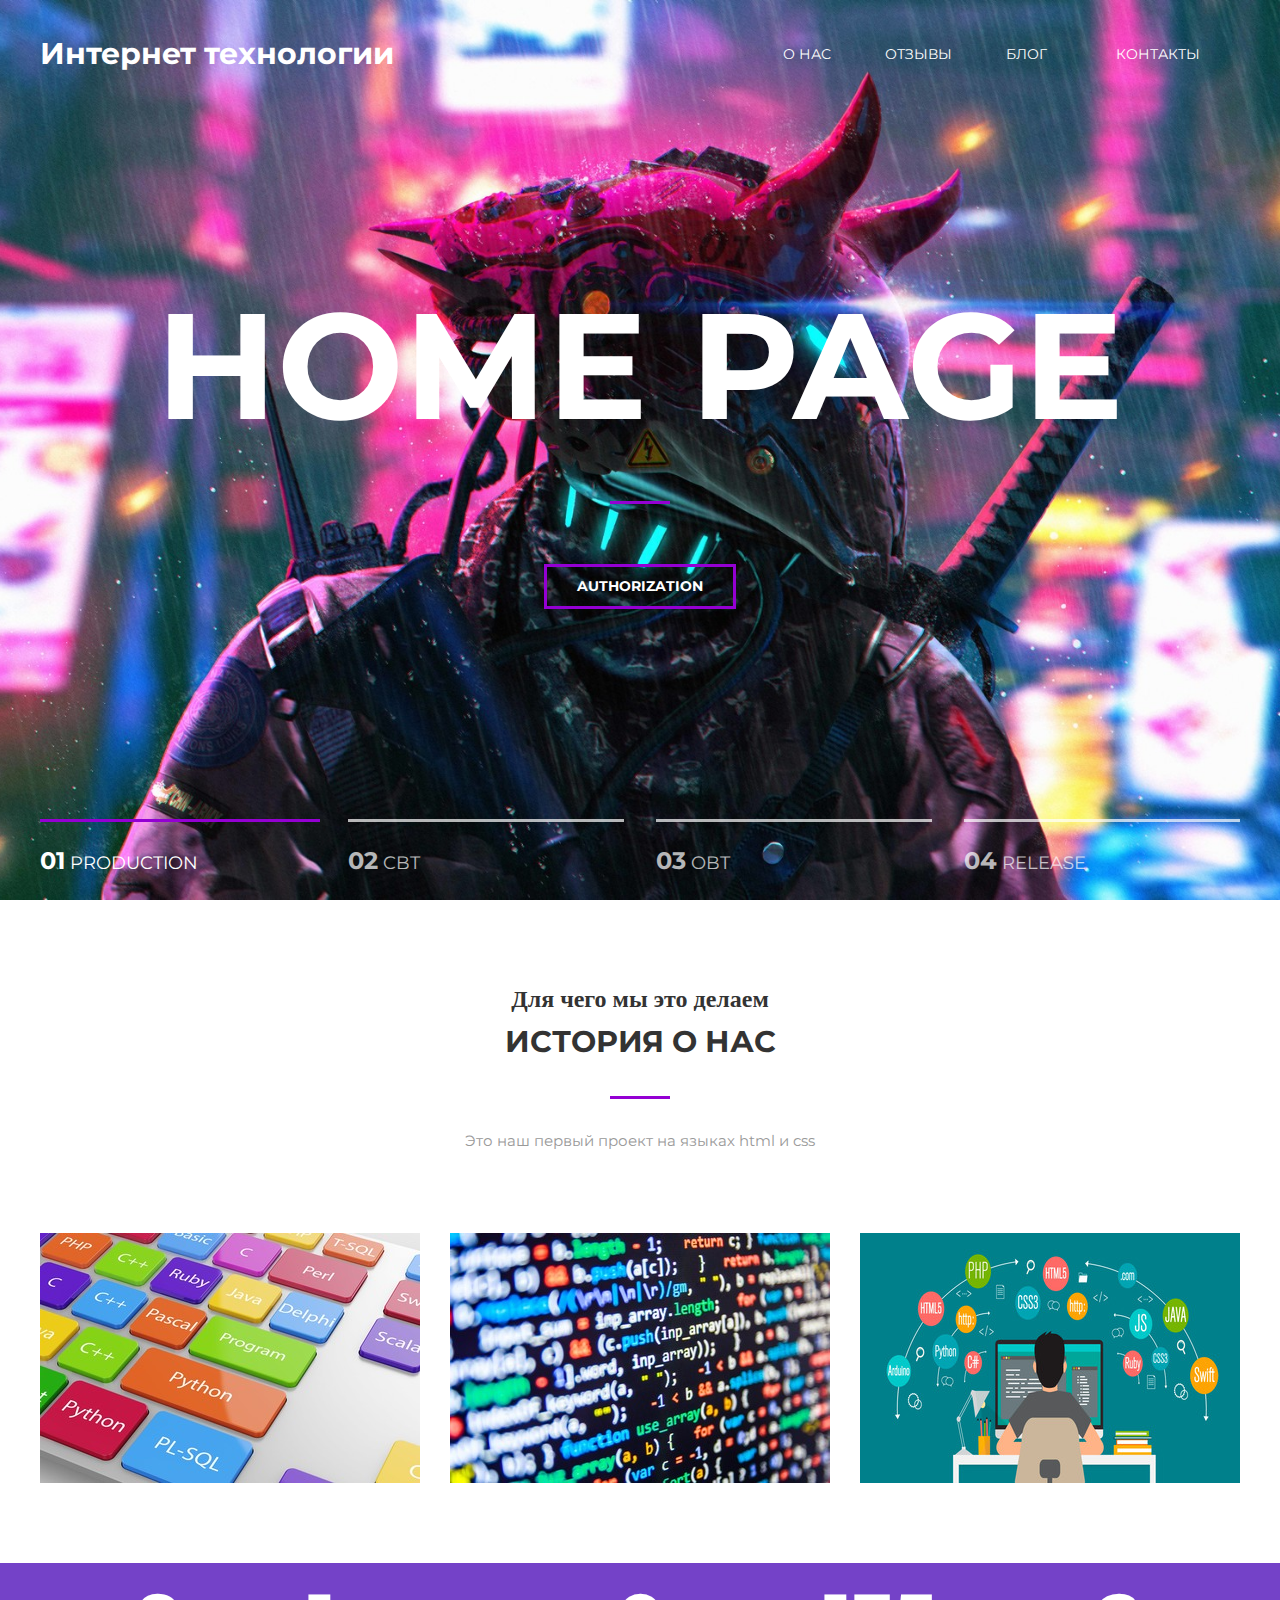
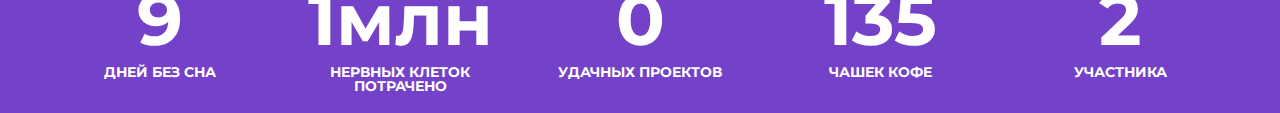
<file: index.html>
<!DOCTYPE html>
<html lang="ru">
<head>
    <meta charset="UTF-8">
    <link rel="stylesheet" href="assets/css/style.css">
    <link href="https://fonts.googleapis.com/css?family=Kaushan+Script|Montserrat:400,700&amp;subset=cyrillic-ext" rel="stylesheet">
    <link rel="shortcut icon" href="assets/images/about/favicon.ico" type="image/x-icon">
    <title>Home Page</title>
</head>
<body>


<header class="header">
    <div class="container">
        <div class="header__inner">
            <a class="header__logo" href="game.html" target="_blank">
            <div class="header__logo">Интернет технологии</div>
            </a>
            <nav class="nav">
                <a class="nav__link" href="about.html">О нас</a>
                <a class="nav__link" href="otzivi.html" >Отзывы</a>
                <a class="nav__link" href="https://twitter.com/danilyh96?s=09" target="_blank">Блог</a>
                <div class="dropdown">
                    <a class="nav__link">Контакты</a>
                    <div class="dropdown-content">
                        <a class="nav__link" href="https://vk.com/iddanilyh" target="_blank">К. Данил</a>
                        <a class="nav__link" href="https://vk.com/6robin6" target="_blank">В. Иван</a>
                    </div>    
                </div>    
            </nav>
        </div>
    </div>
</header>


<div class="intro">
    <div class="container">
        <div class="intro__inner">
        
            <h1 class="intro__title">Home Page</h1>
            <div class="baton">
            <a class="btn" href="reg/index.html" >Authorization</a>
            </div>    
        </div>
    </div>

    <div class="slider">
        <div class="container">
            <div class="slider__inner">
                <div class="slider__item active">
                    <span class="slider__num">01</span>
                    Production
                </div>
                <div class="slider__item">
                    <span class="slider__num">02</span>
                    CBT
                </div>
                <div class="slider__item">
                    <span class="slider__num">03</span>
                    OBT
                </div>
                <div class="slider__item">
                    <span class="slider__num">04</span>
                    Release
                </div>
            </div>
        </div>
    </div>


</div><!-- /.intro -->


<section class="section">
    <div class="container">

        <div class="section__header">
            <h3 class="section__suptitle">Для чего мы это делаем</h3>
            <h2 class="section__title">История о нас</h2>
            <div class="section__text">
                <p>Это наш первый проект на языках html и css</p>
            </div>
        </div>

        <div class="about">
            <a class="a" href="next.html" target="_blank">
            <div class="about__item">
                <div class="about__img">
                    <img src="assets/images/about/4.jpg" alt="">
                </div>
                <div class="about__text">Our next project 1</div>
            </div>
            </a>
            <a class="a" href="next2.html" target="_blank">
            <div class="about__item">
                <div class="about__img">
                    <img src="assets/images/about/5.jpg" alt="">
                </div>
                <div class="about__text">Our next project 2</div>
            </div>
            </a>
            <a class="a" href="next3.html" target="_blank">
            <div class="about__item">
                <div class="about__img">
                    <img src="assets/images/about/7.jpg" alt="">
                </div>
                <div class="about__text">Our next project 3</div>
            </div>
            </a>
        </div>

    </div><!-- /.container -->
</section>



<div class="statistics">
    <div class="container">

        <div class="stat">
            <div class="stat__item">
                <div class="stat__count">9</div>
                <div class="stat__text">Дней без сна</div>
            </div>
            <div class="stat__item">
                <div class="stat__count">1млн</div>
                <div class="stat__text">Нервных клеток потрачено</div>
            </div>
            <div class="stat__item">

                <div class="stat__count">0</div>
                <div class="stat__text">Удачных проектов</div>
   
            </div>
            <div class="stat__item">
                <div class="stat__count">135</div>
                <div class="stat__text">чашек кофе</div>
            </div>
            <div class="stat__item">
                <div class="stat__count">2</div>
                <div class="stat__text">участника</div>
            </div>
        </div>

    </div>
</div>
    
</body>
</html>
</file>
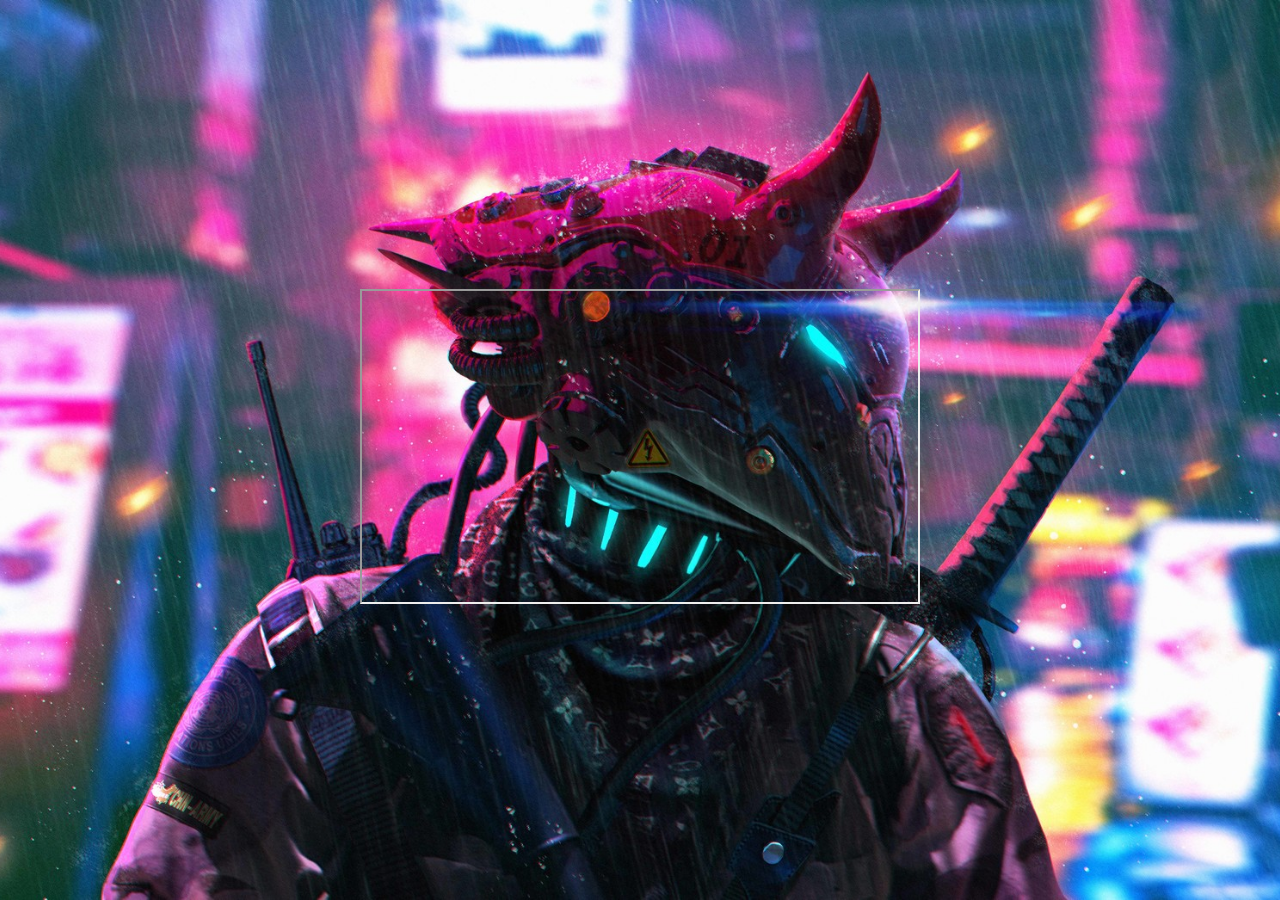
<file: 2index.html>
<!DOCTYPE html>
<html lang="en">
<head>
    <meta charset="UTF-8">
    <link rel="stylesheet" href="assets/css/style2.css">
    <link href="https://fonts.googleapis.com/css?family=Kaushan+Script|Montserrat:400,700&amp;subset=cyrillic-ext" rel="stylesheet">
    <link rel="shortcut icon" href="assets/images/about/favicon.ico" type="image/x-icon">
    <title>Learn More</title>
</head>
<body>
<header class="header">
<div class="intro">
    <div class="container">
        <div class="intro__inner">
        <iframe width="560" height="315"
            src="https://www.youtube.com/embed/0ly25OYC45M?autoplay=1">
        </iframe>
        </div>
    </div> 
    </div>
</header>
</body>
</file>
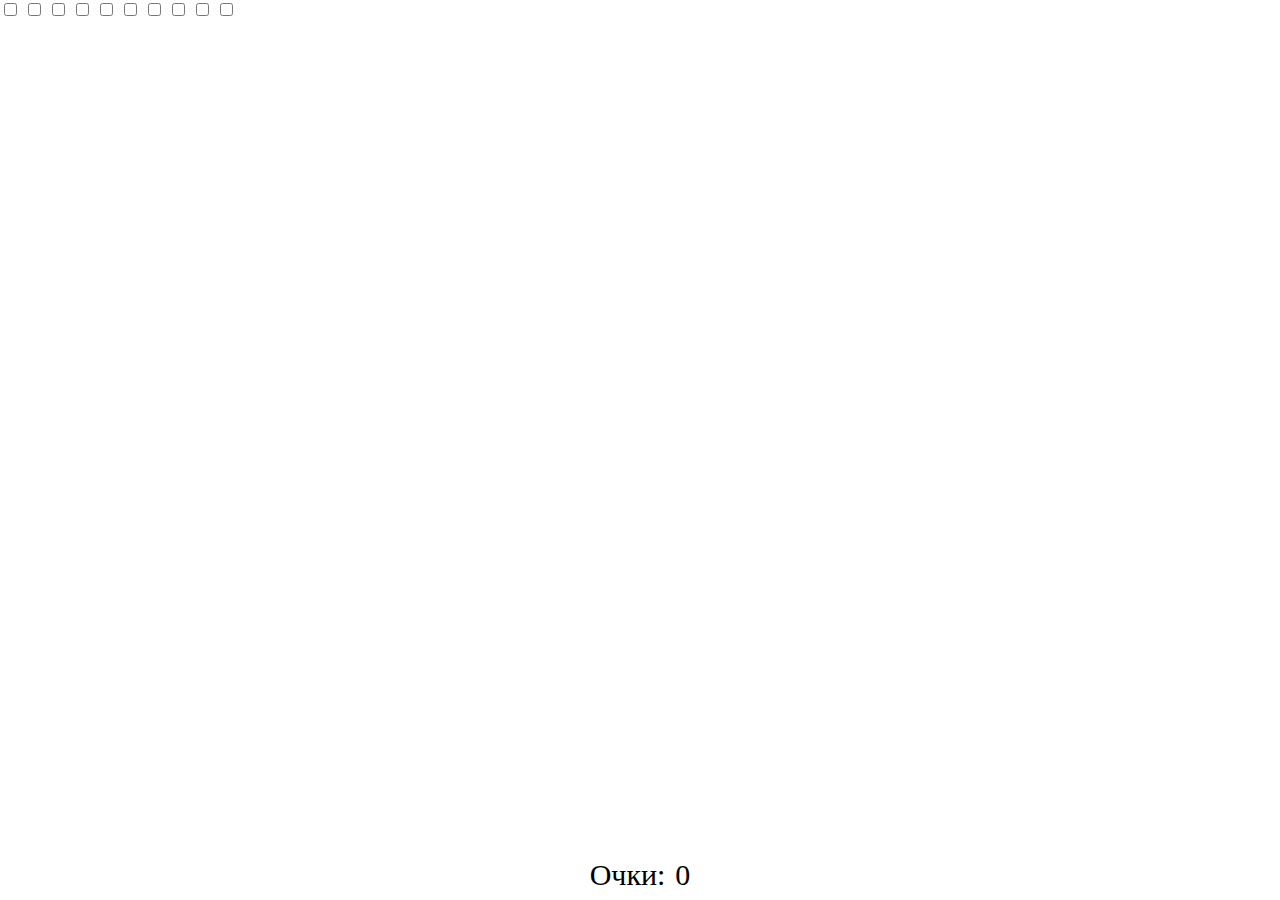
<file: game.html>
<!DOCTYPE html>
<html>
<head>
	<meta http-equiv="Cache-Control" content="no-cache" />
	<meta charset="UTF-8">
	<title>Game</title>
	<link rel="stylesheet" href="assets/css/game.css">
    <link href="https://fonts.googleapis.com/css?family=Kaushan+Script|Montserrat:400,700&amp;subset=cyrillic-ext" rel="stylesheet">
    <link rel="shortcut icon" href="assets/images/about/favicon.ico" type="image/x-icon">
    
</head>
<body>
<!-- Утки -->
<input type="checkbox" id="duck1">
<label for="duck1" class="duck"></label>
<input type="checkbox" id="duck2">
<label for="duck2" class="duck"></label>
<input type="checkbox" id="duck3">
<label for="duck3" class="duck"></label>
<input type="checkbox" id="duck4">
<label for="duck4" class="duck"></label>
<input type="checkbox" id="duck5">
<label for="duck5" class="duck"></label>

<input type="checkbox" id="duck6">
<label for="duck6" class="duck"></label>
    
<input type="checkbox" id="duck7">
<label for="duck7" class="duck"></label>
    
<input type="checkbox" id="duck8">
<label for="duck8" class="duck"></label>
    
<input type="checkbox" id="duck9">
<label for="duck9" class="duck"></label>
    
<input type="checkbox" id="duck10">
<label for="duck10" class="duck"></label>
    
    
<div class="score"></div>
</body>
</html>
</file>
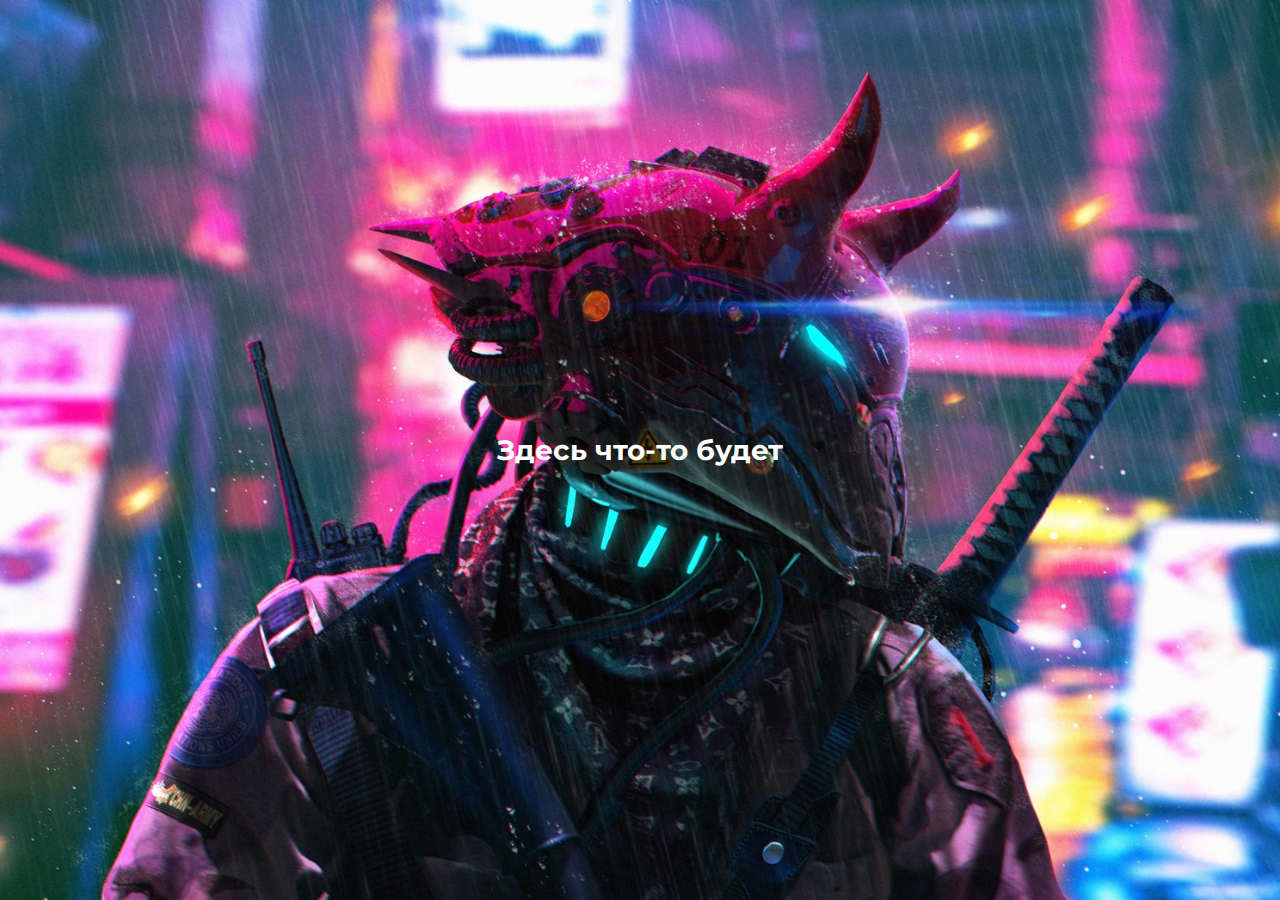
<file: next.html>
<!DOCTYPE html>
<html lang="en">
<head>
    <meta charset="UTF-8">
    <link rel="stylesheet" href="assets/css/style5.css">
    <link href="https://fonts.googleapis.com/css?family=Kaushan+Script|Montserrat:400,700&amp;subset=cyrillic-ext" rel="stylesheet">
    <link rel="shortcut icon" href="assets/images/about/favicon.ico" type="image/x-icon">
    <title>Our next project 1</title>
</head>
<body>
<header class="header">
<div class="intro">
    <div class="container">
        <a class="a" >
        <div class="intro__inner">
            <h1>Здесь что-то будет</h1>
        </div>
        </a>    
    </div>   
</header>
</body>
</file>
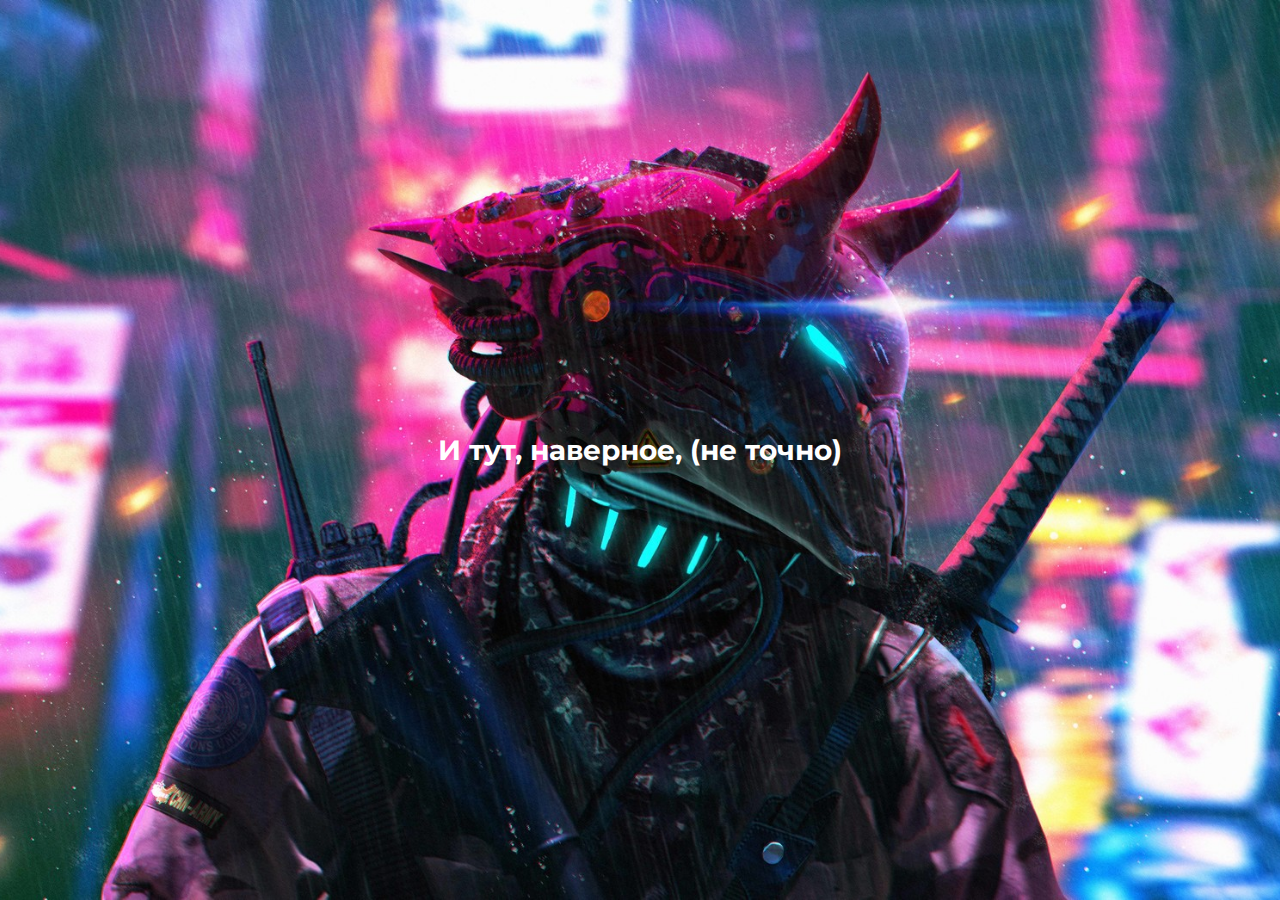
<file: next2.html>
<!DOCTYPE html>
<html lang="en">
<head>
    <meta charset="UTF-8">
    <link rel="stylesheet" href="assets/css/style6.css">
    <link href="https://fonts.googleapis.com/css?family=Kaushan+Script|Montserrat:400,700&amp;subset=cyrillic-ext" rel="stylesheet">
    <link rel="shortcut icon" href="assets/images/about/favicon.ico" type="image/x-icon">
    <title>Our next project 2</title>
</head>
<body>
<header class="header">
<div class="intro">
    <div class="container">
        <a class="a" >
        <div class="intro__inner">
            <h1>И тут, наверное, (не точно)</h1>
        </div>
        </a>    
    </div>   
</header>
</body>
</file>
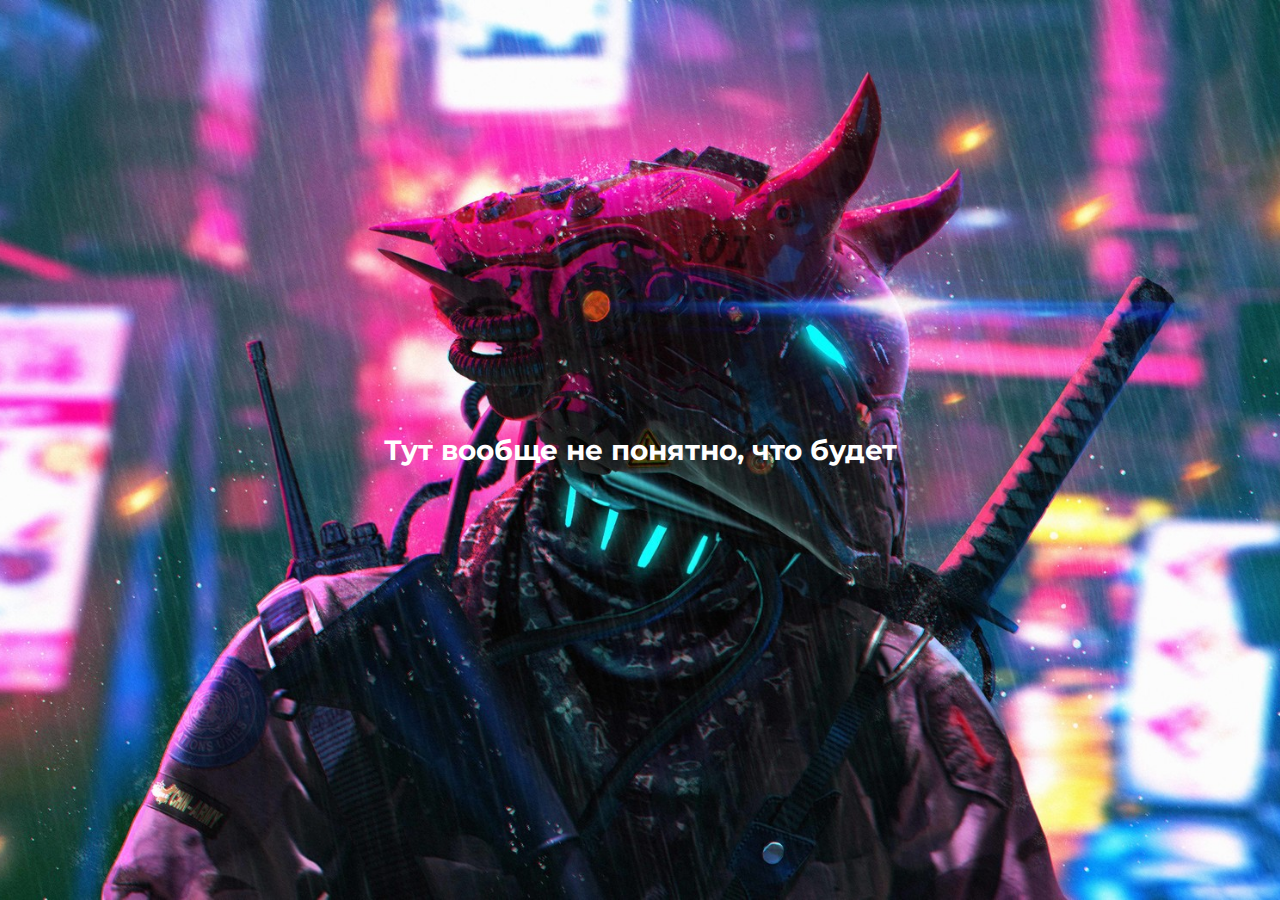
<file: next3.html>
<!DOCTYPE html>
<html lang="en">
<head>
    <meta charset="UTF-8">
    <link rel="stylesheet" href="assets/css/style7.css">
    <link href="https://fonts.googleapis.com/css?family=Kaushan+Script|Montserrat:400,700&amp;subset=cyrillic-ext" rel="stylesheet">
    <link rel="shortcut icon" href="assets/images/about/favicon.ico" type="image/x-icon">
    <title>Our next project 3</title>
</head>
<body>
<header class="header">
<div class="intro">
    <div class="container">
        <a class="a" >
        <div class="intro__inner">
            <h1>Тут вообще не понятно, что будет</h1>
        </div>
        </a>    
    </div>   
</header>
</body>
</file>
<file: assets/css/style.css>
body {
    margin: 0;
    font-family: 'Montserrat', sans-serif;

    font-size: 15px;
    line-height: 1.6;
    color: #333;
}

*,
*:before,
*:after {
    box-sizing: border-box;
}

h1, h2, h3, h4, h5, h6 {
    margin: 0;
}


/* Container */
.container {
    width: 100%;
    max-width: 1200px;
    margin: 0 auto;
}

.container * {
	transition: 0.9s linear;
}



/* Intro */
.intro {
    display: flex;
    flex-direction: column;
    justify-content: center;
    width: 100%;
    height: 100vh;

    background: url("../images/intro2.jpg") center no-repeat;
    -webkit-background-size: cover;
    background-size: cover;
}

.intro__inner {
    width: 100%;
    max-width: 880px;
    margin: 0 auto;
    display: inline;
    text-align: center;
}

.intro__title {
    color: #fff;
    font-size: 150px;
    font-weight: 700;
    text-transform: uppercase;
    line-height: 1;
    
}

.intro__title:after {
    content: "";
    display: block;
    width: 60px;
    height: 3px;
    margin: 60px auto;

    background-color: #9400d3;
}

.intro__suptitle {
    margin-bottom: 20px;

    font-family: Impact, fantasy;
    font-size: 72px;
    color: #fff;
}


/* Header */
.header {
    width: 100%;
    padding-top: 30px;

    position: absolute;
    top: 0;
    left: 0;
    right: 0;
    z-index: 1000;
}

.header__inner {
    display: flex;
    justify-content: space-between;
    align-items: center;
}

.header__logo {
    font-size: 30px;
    font-weight: 700;
    color: #fff;
    text-decoration: none; 
    
}


/* Nav */
.nav {
    font-size: 14px;
    text-transform: uppercase;
}

.nav__link {
    display: inline-block;
    vertical-align: top;
    margin: 0 25px;
    position: relative;

    color: #fff;
    text-decoration: none;

    transition: color .1s linear;
}

.nav__link:after {
    content: "";
    display: block;
    width: 100%;
    height: 3px;

    background-color: #9400d3;
    opacity: 0;

    position: absolute;
    top: 100%;
    left: 0;
    z-index: 1;

    transition: opacity .1s linear;
}

.nav__link:hover {
    color: #fff;
}

.nav__link:hover:after,
.nav__link.active:after {
    opacity: 1;
}

.nav__link.active {
    color: #fce38a;
}


/* Button */
.btn {
    display: inline-block;
    vertical-align: top;
    padding: 8px 30px;
    border: 3px solid #9400d3;
    font-size: 14px;
    font-weight: 700;
    color: #fff;
    text-transform: uppercase;
    text-decoration: none;

    transition: background .1s linear, color .1s linear;
}

.baton {
    position: relative;
    margin: 0 auto;
}

.btn:hover {
    background-color: #9400d3;
    color: #fff;
}



/* Slider */
.slider {
    width: 100%;

    position: absolute;
    bottom: 0;
    left: 0;
    z-index: 1;
}

.slider__inner {
    display: flex;
    justify-content: space-between;
}

.slider__item {
    width: 23%;
    padding: 20px 0;
    position: relative;

    border-top: 3px solid #fff;
    opacity: .7;

    font-size: 18px;
    color: #fff;
    text-transform: uppercase;
}

.slider__item.active {
    opacity: 1;
}

.slider__item.active:before {
    content: "";
    display: block;
    width: 280px;
    height: 3px;

    background-color: #9400d3;

    position: absolute;
    top: -3px;
    left: 0;
    z-index: 1;
}



.slider__num {
    font-size: 24px;
    font-weight: 700;
}


/* Section */
.section {
    padding: 80px 0;
}

.section__header {
    width: 100%;
    max-width: 950px;
    margin: 0 auto 40px;

    text-align: center;
}

.section__suptitle {
    font-family: 'Kaushan Script', cursive;
    font-size: 24px;
    color: #333;
}

.section__title {
    font-size: 30px;
    font-weight: 700;
    color: #333;
    text-transform: uppercase;
}

.section__title:after {
    content: "";
    display: block;
    width: 60px;
    height: 3px;
    margin: 30px auto;

    background-color: #9400d3;
}

.section__text {
    font-size: 15px;
    color: #999;
}



/* About */
.about {
    margin-top: 80px;
    display: flex;
    justify-content: space-between;
}

.about__item {
    width: 380px;
    position: relative;

    background-color: #9400d3;
}

.about__item:hover .about__img {
    transform: translate3d(-10px, -10px, 0);
}

.about__item:hover .about__img img {
    opacity: .1;
}

.about__item:hover .about__text {
    opacity: 1;
}

.about__img {
    background: linear-gradient(to bottom, #ff4791, #9400d3);
    transition: transform .2s linear;
}

.about__img img {
    display: block;
    transition: opacity .1s linear;
}

.about__text {
    width: 100%;

    font-size: 18px;
    color: #fff;
    text-transform: uppercase;
    font-weight: 700;
    text-align: center;
    opacity: 0;

    position: absolute;
    top: 50%;
    left: 0;
    z-index: 2;
    transform: translate3d(0, -50%, 0);

    transition: opacity .2s linear;
}



/* Statistics */
.statistics {
    background-color: #7442c8;
}

.stat {
    display: flex;

}

.stat__item {
    flex: 1 1 0;
    padding: 70px 25px;
    text-align: center;
    color: #fff;
    font-size: 72px;
    font-weight: 700;
    line-height: 1;

    padding: 20px;
    text-align: center;
    transition: all 0.4s ease;
    -webkit-transition: all 0.4s ease;
    -moz-transition: all 0.4s ease;
    -o-transition: all 0.4s ease;
    -ms-transition: all 0.4s ease;
}

.stat__item:last-child {
        
   
}

.stat__item:hover {
    font-size: 92px;
}



.stat__count {
    margin-bottom: 10px;

}


.stat__text {
    font-size: 14px;
    text-transform: uppercase;
}


.dropbtn {
    font-size: 14px;
    text-transform: uppercase;
    
}

.dropdown {
    display: inline-block;
    vertical-align: top;
    margin: 0 15px;
    position: relative;

    color: #fff;
    text-decoration: none;

    transition: color .1s linear;
}


.dropdown-content {
    display: none;
    position: absolute;
    min-width: 160px;
    box-shadow: 0px 8px 16px 0px rgba(0,0,0,1.3);
    z-index: 1;
}

.dropdown-content a {
    padding: 12px 16px;
    text-decoration: none;
    display: block;
}

.dropdown:hover .dropdown-content {display: block;}

.a {
  text-decoration: none; 

    
}
</file>
<file: assets/css/style2.css>
body {
    margin: 0;
    font-family: 'Montserrat', sans-serif;

    font-size: 15px;
    line-height: 1.6;
    color: #fff;
}

*,
*:before,
*:after {
    box-sizing: border-box;
}

h1, h2, h3, h4, h5, h6 {
    margin: 0;
}


/* Container */
.container {
    width: 100%;
    max-width: 1200px;
    margin: 0 auto;

}

.container * {
	transition: 0.9s linear;
}

/* Intro */
.intro {
    display: flex;
    flex-direction: column;
    justify-content: center;
    width: 100%;
    height: 100vh;

    background: url("../images/intro2.jpg") center no-repeat;
    -webkit-background-size: cover;
    background-size: cover;
    
    
}

.intro__inner {
    width: 100%;
    max-width: 880px;
    margin: 0 auto;

    text-align: center;
}

.intro__title {
    color: #fff;
    font-size: 150px;
    font-weight: 700;
    text-transform: uppercase;
    line-height: 1;
}

.intro__title:after {
    content: "";
    display: block;
    width: 60px;
    margin: 60px auto;

    background-color: #fff;
}
</file>
<file: assets/css/game.css>
@charset "UTF-8";
@keyframes utkaFly {
  0% {
    left: 150%;
    top: 10%;
  }
  25% {
    left: 80%;
    top: 50%;
  }
  50% {
    left: 50%;
    top: 30%;
  }
  75% {
    left: 30%;
    top: 40%;
  }
  100% {
    left: -50%;
    top: 10%;
  }
}

@keyframes utkaDie {
  0% {
    left: -50%;
    top: 100%;
  }
}

input + label {
  position: absolute;
  left: -100px;
  z-index: 1;
  width: 36px;
  height: 34px;
  display: block;
  z-index: 5;
  transform: translate(-50%, -50%);
  background: url(../images/about/duck_light.png) no-repeat left center;
  background-position: -138px 0;
}

input:checked + label {
  opacity: 0;
  transition: all 0.5s;
  transform: rotate(120deg);
  transform-origin: 50%;
  z-index: -5;
  animation: utkaDie 1s linear infinite;
}

.duck:nth-of-type(1) {
  animation: utkaFly 10s linear 1s infinite;
  animation-direction: alternate;
}

.duck:nth-of-type(2) {
  animation: utkaFly 20s linear 2s infinite;
  animation-direction: alternate;
}

.duck:nth-of-type(3) {
  animation: utkaFly 30s linear 3s infinite;
  animation-direction: alternate;
}

.duck:nth-of-type(4) {
  animation: utkaFly 40s linear 4s infinite;
  animation-direction: alternate;
}

.duck:nth-of-type(5) {
  animation: utkaFly 50s linear 5s infinite;
  animation-direction: alternate;
}

.duck:nth-of-type(6) {
  animation: utkaFly 60s linear 6s infinite;
  animation-direction: alternate;
}

.duck:nth-of-type(7) {
  animation: utkaFly 70s linear 7s infinite;
  animation-direction: alternate;
}

.duck:nth-of-type(8) {
  animation: utkaFly 80s linear 8s infinite;
  animation-direction: alternate;
}

.duck:nth-of-type(9) {
  animation: utkaFly 90s linear 9s infinite;
  animation-direction: alternate;
}

.duck:nth-of-type(10) {
  animation: utkaFly 100s linear 10s infinite;
  animation-direction: alternate;
}


.score {
  position: absolute;
  bottom: 0;
  height: 50px;
  line-height: 50px;
  font-size: 30px;
  text-align: center;
  width: 100%;
  z-index: 2;
  background-color: linear-gradient(to bottom, #b958f5, #5520e5);
}

.score:after {
  content: counter(score);
  display: inline-block;
}

.score:before {
  content: 'Очки: ';
  display: inline-block;
  margin-right: 10px;
}

input:checked {
  counter-increment: score;
}

body {
  margin: 0;
  padding: 0;
  cursor: url(../images/about/aim.png), text;
  overflow: hidden;
}

body:before {
  content: ;
  display: block;
  position: fixed;
  width: 90%;
  height: 90%;
  z-index: 1;
  background: url(/images/about/bg.png) no-repeat;
}
</file>
<file: assets/css/style5.css>
body {
    margin: 0;
    font-family: 'Montserrat', sans-serif;

    font-size: 15px;
    line-height: 1.6;
    color: #fff;
}

*,
*:before,
*:after {
    box-sizing: border-box;
}

h1, h2, h3, h4, h5, h6 {
    margin: 0;
}


/* Container */
.container {
    width: 100%;
    max-width: 1200px;
    margin: 0 auto;
}

.container * {
	transition: 0.6s linear;
    color: #fff;
}

/* Intro */
.intro {
    display: flex;
    flex-direction: column;
    justify-content: center;
    width: 100%;
    height: 100vh;

    background: url("../images/intro2.jpg") center no-repeat;
    -webkit-background-size: cover;
    background-size: cover;
}

.intro__inner {
    width: 100%;
    max-width: 880px;
    margin: 0 auto;

    text-align: center;
}

.intro__title {
    color: #fff;
    font-size: 150px;
    font-weight: 700;
    text-transform: uppercase;
    line-height: 1;
}

.intro__title:after {
    content: "";
    display: block;
    width: 60px;
    margin: 60px auto;

    background-color: #fff;
}

.a {
  text-decoration: none; 
    font-size: 14px;
    padding: 20px;
    text-align: center;
    transition: all 0.4s ease;
    -webkit-transition: all 0.4s ease;
    -moz-transition: all 0.4s ease;
    -o-transition: all 0.4s ease;
    -ms-transition: all 0.4s ease;

}

a:hover {
    font-size: 20px;
}
</file>
<file: assets/css/style6.css>
body {
    margin: 0;
    font-family: 'Montserrat', sans-serif;

    font-size: 15px;
    line-height: 1.6;
    color: #fff;
}

*,
*:before,
*:after {
    box-sizing: border-box;
}

h1, h2, h3, h4, h5, h6 {
    margin: 0;
}


/* Container */
.container {
    width: 100%;
    max-width: 1200px;
    margin: 0 auto;
}

.container * {
	transition: 0.6s linear;
    color: #fff;
}

/* Intro */
.intro {
    display: flex;
    flex-direction: column;
    justify-content: center;
    width: 100%;
    height: 100vh;

    background: url("../images/intro2.jpg") center no-repeat;
    -webkit-background-size: cover;
    background-size: cover;
}

.intro__inner {
    width: 100%;
    max-width: 880px;
    margin: 0 auto;
    text-align: center;
    
}

.intro__title {
    color: #fff;
    font-size: 150px;
    font-weight: 700;
    text-transform: uppercase;
    line-height: 1;
}

.intro__title:after {
    content: "";
    display: block;
    width: 60px;
    margin: 60px auto;

    background-color: #fff;
}

.a {
  text-decoration: none; 
    font-size: 14px;
    padding: 20px;
    text-align: center;
    transition: all 0.4s ease;
    -webkit-transition: all 0.4s ease;
    -moz-transition: all 0.4s ease;
    -o-transition: all 0.4s ease;
    -ms-transition: all 0.4s ease;

}

a:hover {
    font-size: 20px;
}
</file>
<file: assets/css/style7.css>
body {
    margin: 0;
    font-family: 'Montserrat', sans-serif;

    font-size: 15px;
    line-height: 1.6;
    color: #fff;
}

*,
*:before,
*:after {
    box-sizing: border-box;
}

h1, h2, h3, h4, h5, h6 {
    margin: 0;
}


/* Container */
.container {
    width: 100%;
    max-width: 1200px;
    margin: 0 auto;
}

.container * {
	transition: 0.6s linear;
    color: #fff;
}

/* Intro */
.intro {
    display: flex;
    flex-direction: column;
    justify-content: center;
    width: 100%;
    height: 100vh;

    background: url("../images/intro2.jpg") center no-repeat;
    -webkit-background-size: cover;
    background-size: cover;
}

.intro__inner {
    width: 100%;
    max-width: 880px;
    margin: 0 auto;

    text-align: center;
}

.intro__title {
    color: #fff;
    font-size: 150px;
    font-weight: 700;
    text-transform: uppercase;
    line-height: 1;
}

.intro__title:after {
    content: "";
    display: block;
    width: 60px;
    margin: 60px auto;

    background-color: #fff;
}

.a {
  text-decoration: none; 
    font-size: 14px;
    padding: 20px;
    text-align: center;
    transition: all 0.4s ease;
    -webkit-transition: all 0.4s ease;
    -moz-transition: all 0.4s ease;
    -o-transition: all 0.4s ease;
    -ms-transition: all 0.4s ease;

}

a:hover {
    font-size: 20px;
}
</file>
